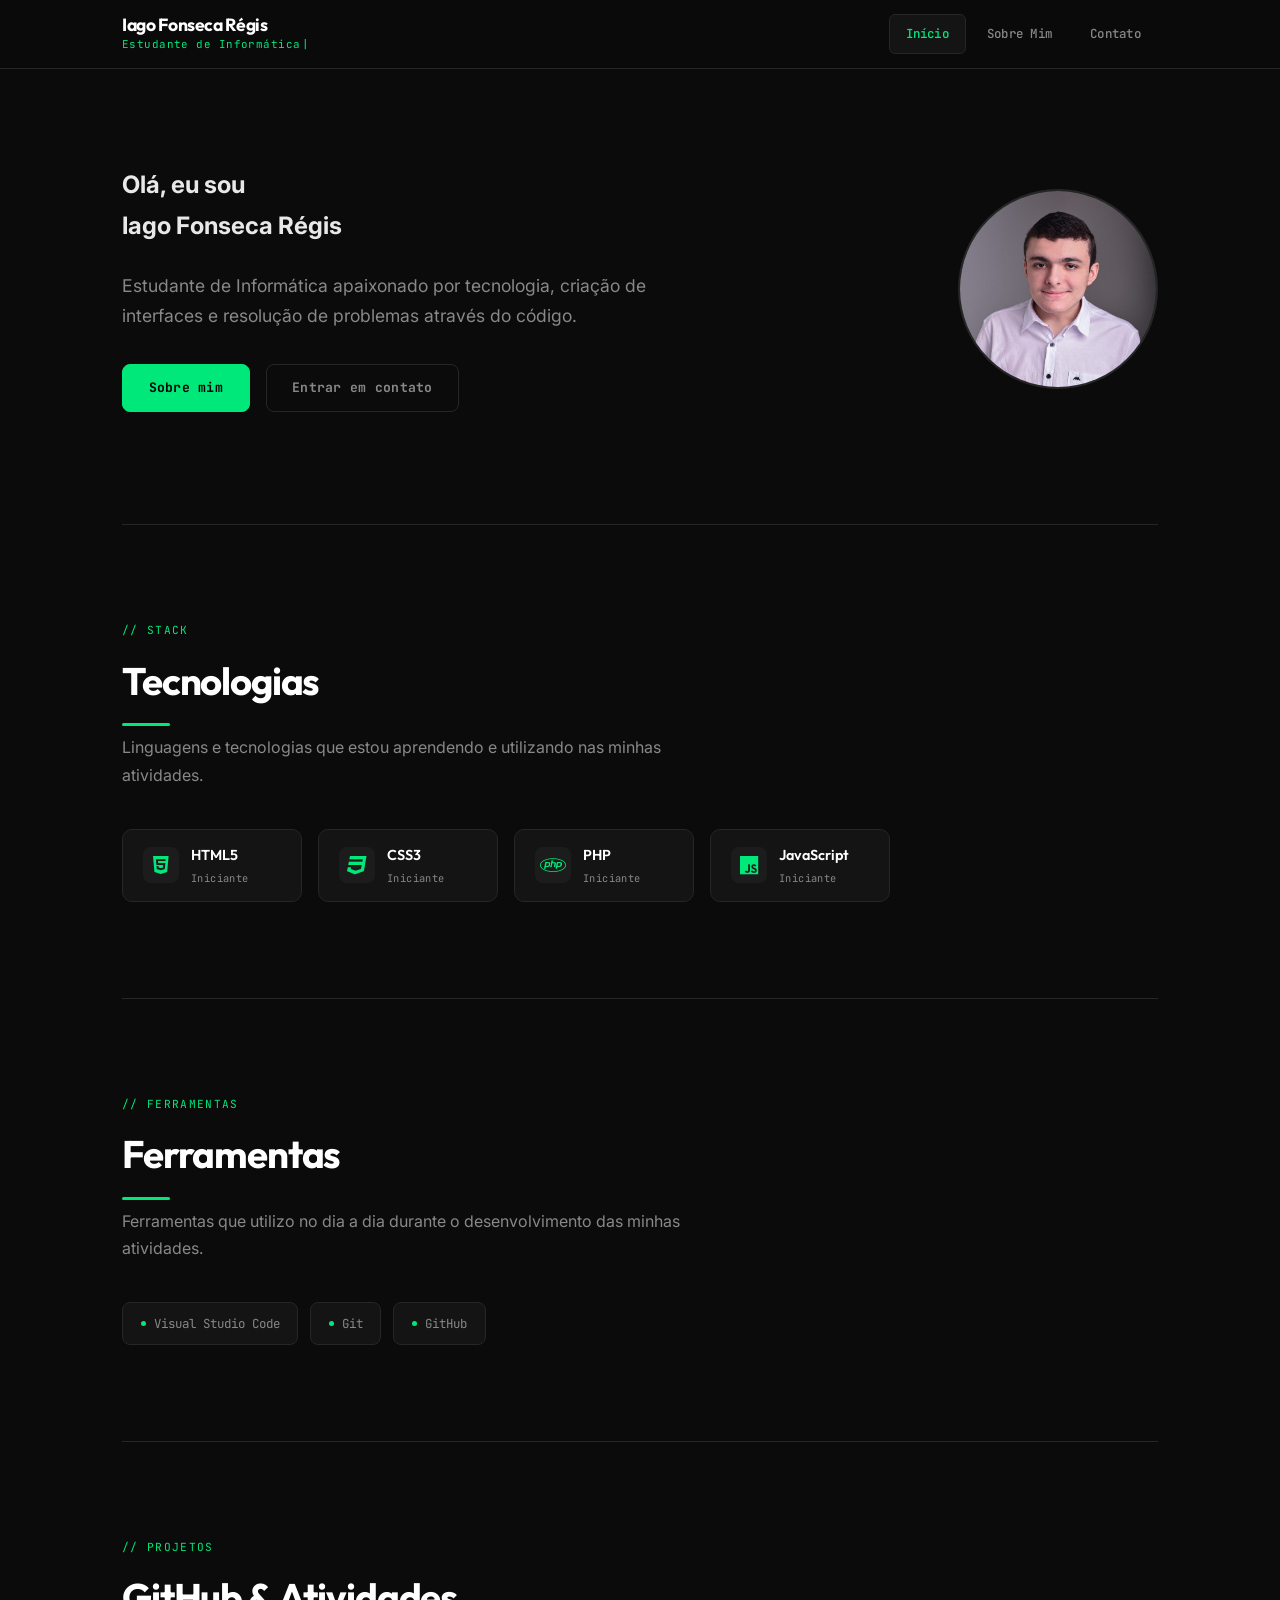
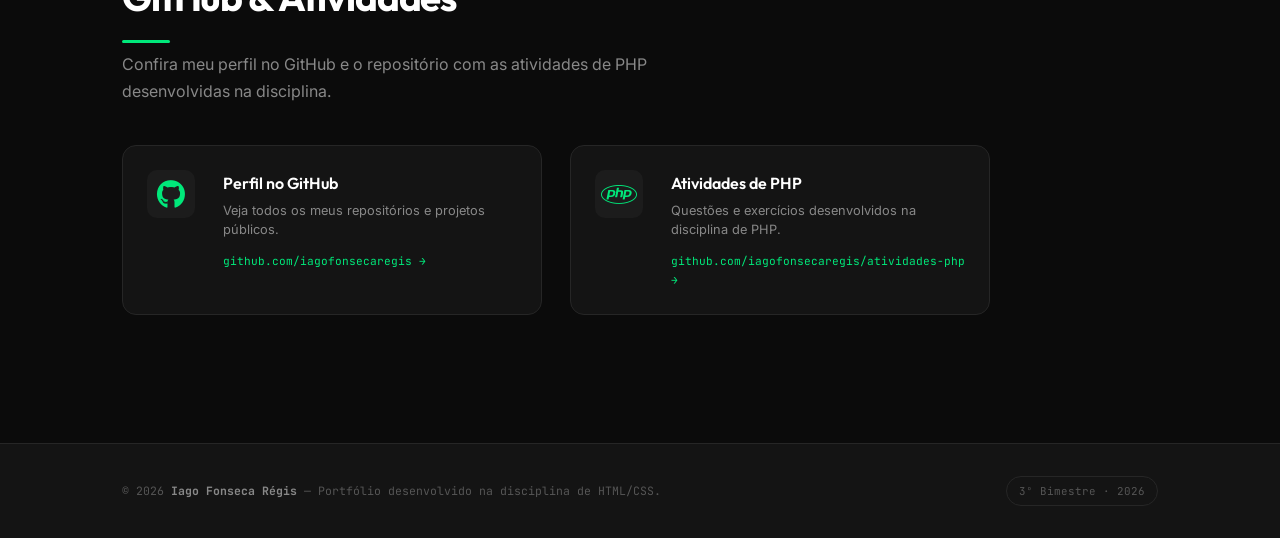
<file: index.html>
<!doctype html>
<html lang="pt-BR">
  <head>
    <meta charset="UTF-8" />
    <meta name="viewport" content="width=device-width, initial-scale=1.0" />
    <title>Meu Portfólio</title>
    <link rel="stylesheet" href="css/style.css" />
    <link
      rel="stylesheet"
      href="https://cdnjs.cloudflare.com/ajax/libs/font-awesome/6.5.2/css/all.min.css"
    />
  </head>
  <body>
    <!-- ======================================================
       CABEÇALHO COM NAVEGAÇÃO
       ====================================================== -->
    <header>
      <div class="header-inner">
        <div class="header-brand">
          <span class="nome">Iago Fonseca Régis</span>
          <span class="titulo">Estudante de Informática</span>
        </div>

        <nav>
          <a href="index.html" class="ativo">Início</a>
          <a href="sobre.html">Sobre Mim</a>
          <a href="contato.html">Contato</a>
        </nav>
      </div>
    </header>

    <!-- ======================================================
       CONTEÚDO PRINCIPAL
       ====================================================== -->
    <main>
      <!-- HERO -->
      <section class="hero-split">
        <div class="hero-text">
          
          <h1>
            Olá, eu sou<br />
            <span>Iago Fonseca Régis</span>
          </h1>

          <p class="hero-desc">
            Estudante de Informática apaixonado por tecnologia, criação de
            interfaces e resolução de problemas através do código.
          </p>

          <div class="hero-actions">
            <a href="sobre.html" class="btn btn-primary">Sobre mim</a>
            <a href="contato.html" class="btn btn-outline">Entrar em contato</a>
          </div>
        </div>

        <div class="hero-image">
          <img
            src="img/profile-photo.jpeg"
            alt="Foto de perfil – Iago Fonseca Régis"
            class="hero-avatar"
            width="200"
            height="200"
          />
        </div>
      </section>

      <div class="divider"></div>

      <!-- TECNOLOGIAS -->
      <section class="section-tecnologias">
        <p class="section-label">// stack</p>
        <h2 class="section-title">Tecnologias</h2>
        <p class="section-desc">
          Linguagens e tecnologias que estou aprendendo e utilizando nas minhas
          atividades.
        </p>

        <div class="tech-grid">
          <div class="tech-card">
            <div class="tech-icon">
              <i class="fa-brands fa-html5" style="color: #00e87a"></i>
            </div>
            <div class="tech-info">
              <span class="tech-name">HTML5</span>
              <span class="tech-level">Iniciante</span>
            </div>
          </div>

          <div class="tech-card">
            <div class="tech-icon">
              <i class="fa-brands fa-css3" style="color: #00e87a"></i>
            </div>
            <div class="tech-info">
              <span class="tech-name">CSS3</span>
              <span class="tech-level">Iniciante</span>
            </div>
          </div>

          <div class="tech-card">
            <div class="tech-icon">
              <i class="fa-brands fa-php" style="color: #00e87a"></i>
            </div>
            <div class="tech-info">
              <span class="tech-name">PHP</span>
              <span class="tech-level">Iniciante</span>
            </div>
          </div>

          <div class="tech-card">
            <div class="tech-icon">
              <i class="fa-brands fa-js" style="color: #00e87a"></i>
            </div>
            <div class="tech-info">
              <span class="tech-name">JavaScript</span>
              <span class="tech-level">Iniciante</span>
            </div>
          </div>
        </div>
      </section>

      <div class="divider"></div>

      <!-- FERRAMENTAS -->
      <section class="section-ferramentas">
        <p class="section-label">// ferramentas</p>
        <h2 class="section-title">Ferramentas</h2>
        <p class="section-desc">
          Ferramentas que utilizo no dia a dia durante o desenvolvimento das
          minhas atividades.
        </p>

        <div class="tool-list">
          <div class="tool-tag">
            <span class="dot"></span>Visual Studio Code
          </div>
          <div class="tool-tag"><span class="dot"></span>Git</div>
          <div class="tool-tag"><span class="dot"></span>GitHub</div>
        </div>
      </section>

      <div class="divider"></div>

      <!-- GITHUB E ATIVIDADES -->
      <section class="section-links">
        <p class="section-label">// projetos</p>
        <h2 class="section-title">GitHub & Atividades</h2>
        <p class="section-desc">
          Confira meu perfil no GitHub e o repositório com as atividades de PHP
          desenvolvidas na disciplina.
        </p>

        <div class="links-grid">
          <a
            href="https://github.com/iagofonsecaregis"
            target="_blank"
            rel="noopener noreferrer"
            class="link-card"
          >
            <div class="link-card-icon">
              <i class="fa-brands fa-github" style="color: #00e87a"></i>
            </div>
            <div class="link-card-text">
              <span class="link-card-title">Perfil no GitHub</span>
              <span class="link-card-desc"
                >Veja todos os meus repositórios e projetos públicos.</span
              >
              <span class="link-card-url">github.com/iagofonsecaregis →</span>
            </div>
          </a>

          <a
            href="https://github.com/iagofonsecaregis/atividades-php"
            target="_blank"
            rel="noopener noreferrer"
            class="link-card"
          >
            <div class="link-card-icon">
              <i class="fa-brands fa-php" style="color: #00e87a"></i>
            </div>
            <div class="link-card-text">
              <span class="link-card-title">Atividades de PHP</span>
              <span class="link-card-desc"
                >Questões e exercícios desenvolvidos na disciplina de PHP.</span
              >
              <span class="link-card-url"
                >github.com/iagofonsecaregis/atividades-php →</span
              >
            </div>
          </a>
        </div>
      </section>
    </main>

    <!-- ======================================================
       RODAPÉ
       ====================================================== -->
    <footer>
      <div class="footer-inner">
        <p class="footer-copy">
          © 2026 <strong>Iago Fonseca Régis</strong> — Portfólio desenvolvido na
          disciplina de HTML/CSS.
        </p>
        <span class="footer-badge">3º Bimestre · 2026</span>
      </div>
    </footer>
  </body>
</html>
</file>
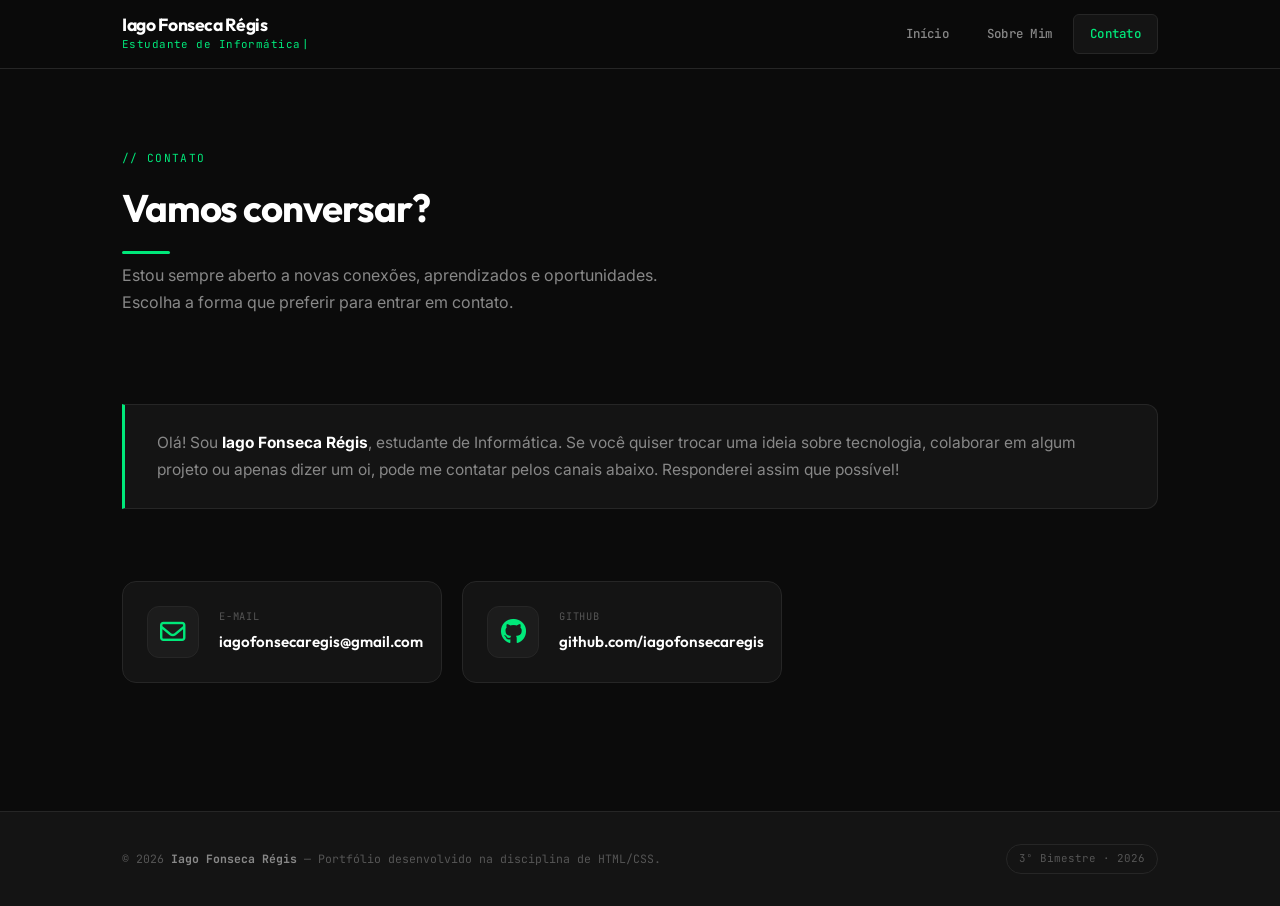
<file: contato.html>
<!doctype html>
<html lang="pt-BR">
  <head>
    <meta charset="UTF-8" />
    <meta name="viewport" content="width=device-width, initial-scale=1.0" />
    <title>Contato – Iago Fonseca Régis</title>
    <link rel="stylesheet" href="css/style.css" />
    <link
      rel="stylesheet"
      href="https://cdnjs.cloudflare.com/ajax/libs/font-awesome/6.5.2/css/all.min.css"
    />
  </head>
  <body>
    <!-- ======================================================
       CABEÇALHO COM NAVEGAÇÃO
       ====================================================== -->
    <header>
      <div class="header-inner">
        <div class="header-brand">
          <span class="nome">Iago Fonseca Régis</span>
          <span class="titulo">Estudante de Informática</span>
        </div>

        <nav>
          <a href="index.html">Início</a>
          <a href="sobre.html">Sobre Mim</a>
          <a href="contato.html" class="ativo">Contato</a>
        </nav>
      </div>
    </header>

    <!-- ======================================================
       CONTEÚDO PRINCIPAL
       ====================================================== -->
    <main>
      <!-- HERO DA PÁGINA -->
      <section class="contato-hero">
        <p class="section-label">// contato</p>
        <h1 class="section-title">Vamos conversar?</h1>
        <p class="section-desc">
          Estou sempre aberto a novas conexões, aprendizados e oportunidades.
          Escolha a forma que preferir para entrar em contato.
        </p>
      </section>

      <!-- BLOCO INTRODUTÓRIO -->
      <div class="contato-intro">
        Olá! Sou <strong>Iago Fonseca Régis</strong>, estudante de Informática.
        Se você quiser trocar uma ideia sobre tecnologia, colaborar em algum
        projeto ou apenas dizer um oi, pode me contatar pelos canais abaixo.
        Responderei assim que possível!
      </div>

      <!-- CARDS DE CONTATO -->
      <section>
        <div class="contato-grid">
          <!-- E-mail -->
          <a href="mailto:iagofonsecaregis@gmail.com" class="contato-card">
            <div class="contato-card-icon">
              <i class="fa-regular fa-envelope" style="color: #00e87a"></i>
            </div>
            <div class="contato-card-info">
              <span class="contato-card-label">E-mail</span>
              <span class="contato-card-value">iagofonsecaregis@gmail.com</span>
            </div>
          </a>

          <!-- GitHub -->
          <a
            href="https://github.com/iagofonsecaregis"
            target="_blank"
            rel="noopener noreferrer"
            class="contato-card"
          >
            <div class="contato-card-icon">
              <i class="fa-brands fa-github" style="color: #00e87a"></i>
            </div>
            <div class="contato-card-info">
              <span class="contato-card-label">GitHub</span>
              <span class="contato-card-value"
                >github.com/iagofonsecaregis</span
              >
            </div>
          </a>
        </div>
      </section>
    </main>

    <!-- ======================================================
       RODAPÉ
       ====================================================== -->
    <footer>
      <div class="footer-inner">
        <p class="footer-copy">
          © 2026 <strong>Iago Fonseca Régis</strong> — Portfólio desenvolvido na
          disciplina de HTML/CSS.
        </p>
        <span class="footer-badge">3º Bimestre · 2026</span>
      </div>
    </footer>
  </body>
</html>
</file>
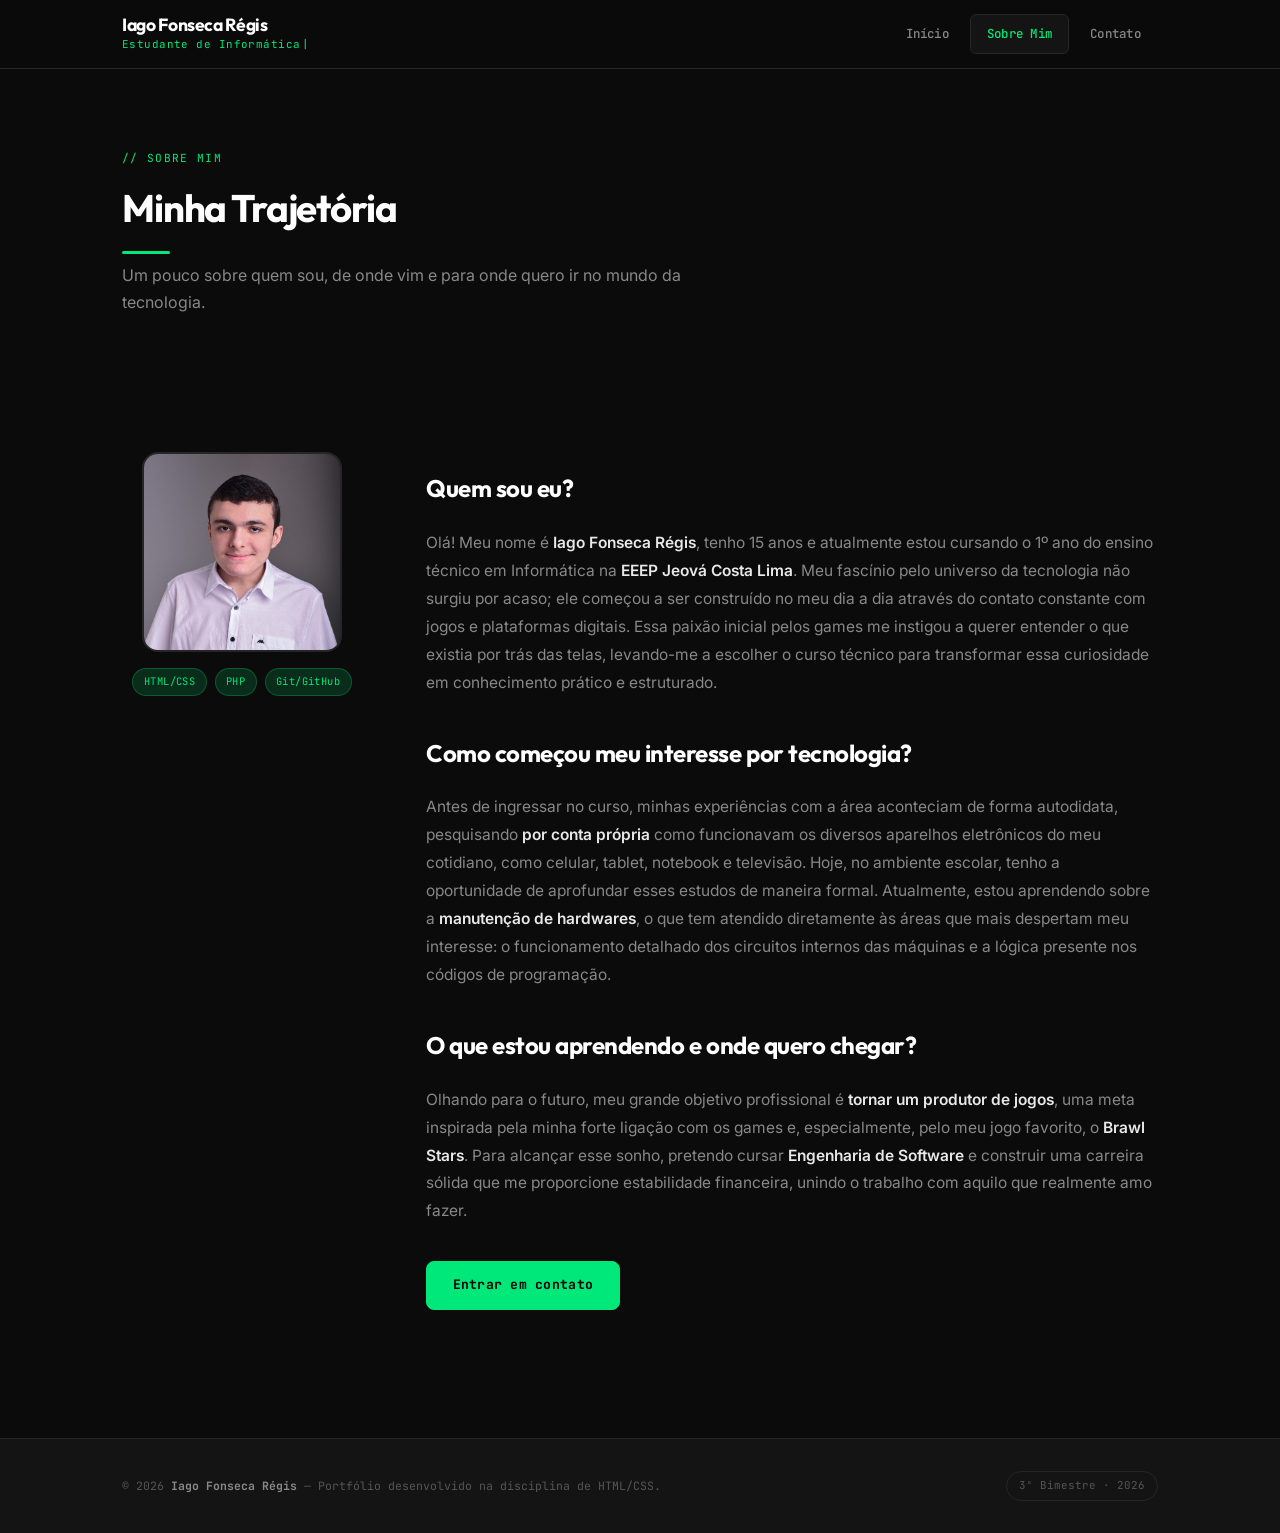
<file: sobre.html>
<!doctype html>
<html lang="pt-BR">
  <head>
    <meta charset="UTF-8" />
    <meta name="viewport" content="width=device-width, initial-scale=1.0" />
    <title>Sobre Mim – Iago Fonseca Régis</title>
    <link rel="stylesheet" href="css/style.css" />
  </head>
  <body>
    <!-- ======================================================
       CABEÇALHO COM NAVEGAÇÃO
       ====================================================== -->
    <header>
      <div class="header-inner">
        <div class="header-brand">
          <span class="nome">Iago Fonseca Régis</span>
          <span class="titulo">Estudante de Informática</span>
        </div>

        <nav>
          <a href="index.html">Início</a>
          <a href="sobre.html" class="ativo">Sobre Mim</a>
          <a href="contato.html">Contato</a>
        </nav>
      </div>
    </header>

    <!-- ======================================================
       CONTEÚDO PRINCIPAL
       ====================================================== -->
    <main>
      <!-- HERO DA PÁGINA -->
      <section class="sobre-hero">
        <p class="section-label">// sobre mim</p>
        <h1 class="section-title">Minha Trajetória</h1>
        <p class="section-desc">
          Um pouco sobre quem sou, de onde vim e para onde quero ir no mundo da
          tecnologia.
        </p>
      </section>

      <!-- LAYOUT PRINCIPAL: IMAGEM + TEXTO -->
      <section class="sobre-layout">
        <!-- Coluna da imagem -->
        <div class="sobre-image-col">
          <img
            src="img/profile-photo.jpeg"
            alt="Foto de Iago Fonseca Régis"
            class="sobre-avatar"
            width="200"
            height="200"
          />
          <div class="sobre-tags">
            <span class="sobre-tag">HTML/CSS</span>
            <span class="sobre-tag">PHP</span>
            <span class="sobre-tag">Git/GitHub</span>
          </div>
        </div>

        <!-- Coluna do texto -->
        <div class="sobre-text-col">
          <h2>Quem sou eu?</h2>

          <p>
            Olá! Meu nome é <strong>Iago Fonseca Régis</strong>, tenho 15 anos e
            atualmente estou cursando o 1º ano do ensino técnico em Informática
            na <strong>EEEP Jeová Costa Lima</strong>. Meu fascínio pelo
            universo da tecnologia não surgiu por acaso; ele começou a ser
            construído no meu dia a dia através do contato constante com jogos e
            plataformas digitais. Essa paixão inicial pelos games me instigou a
            querer entender o que existia por trás das telas, levando-me a
            escolher o curso técnico para transformar essa curiosidade em
            conhecimento prático e estruturado.
          </p>

          <h2>Como começou meu interesse por tecnologia?</h2>

          <p>
            Antes de ingressar no curso, minhas experiências com a área
            aconteciam de forma autodidata, pesquisando
            <strong>por conta própria</strong> como funcionavam os diversos
            aparelhos eletrônicos do meu cotidiano, como celular, tablet,
            notebook e televisão. Hoje, no ambiente escolar, tenho a
            oportunidade de aprofundar esses estudos de maneira formal.
            Atualmente, estou aprendendo sobre a
            <strong>manutenção de hardwares</strong>, o que tem atendido
            diretamente às áreas que mais despertam meu interesse: o
            funcionamento detalhado dos circuitos internos das máquinas e a
            lógica presente nos códigos de programação.
          </p>

          <h2>O que estou aprendendo e onde quero chegar?</h2>

          <p>
            Olhando para o futuro, meu grande objetivo profissional é
            <strong>tornar um produtor de jogos</strong>, uma meta inspirada
            pela minha forte ligação com os games e, especialmente, pelo meu
            jogo favorito, o <strong>Brawl Stars</strong>. Para alcançar esse
            sonho, pretendo cursar <strong>Engenharia de Software</strong> e
            construir uma carreira sólida que me proporcione estabilidade
            financeira, unindo o trabalho com aquilo que realmente amo fazer.
          </p>

          <div style="margin-top: 1rem">
            <a href="contato.html" class="btn btn-primary">Entrar em contato</a>
          </div>
        </div>
      </section>
    </main>

    <!-- ======================================================
       RODAPÉ
       ====================================================== -->
    <footer>
      <div class="footer-inner">
        <p class="footer-copy">
          © 2026 <strong>Iago Fonseca Régis</strong> — Portfólio desenvolvido na
          disciplina de HTML/CSS.
        </p>
        <span class="footer-badge">3º Bimestre · 2026</span>
      </div>
    </footer>
  </body>
</html>
</file>
<file: css/style.css>
/* ============================================================
   Portfolio Pessoal – Iago Fonseca Régis
   Disciplina: HTML/CSS | 3º Bimestre 2026
   ============================================================ */

/* --- Importação de fontes do Google Fonts --- */
@import url("https://fonts.googleapis.com/css2?family=Outfit:wght@300;400;500;600;700;800&family=JetBrains+Mono:wght@400;500;700&family=Inter:wght@400;500&display=swap");

/* --- Reset e variáveis de cores --- */
*,
*::before,
*::after {
  box-sizing: border-box;
  margin: 0;
  padding: 0;
}

:root {
  --bg: #0b0b0b;
  --surface: #141414;
  --surface-2: #1c1c1c;
  --border: #262626;
  --accent: #00e87a;
  --accent-dim: #00b85f;
  --accent-glow: rgba(0, 232, 122, 0.15);
  --text: #e8e8e8;
  --text-muted: #888888;
  --text-faint: #555555;
  --white: #ffffff;
}

html {
  scroll-behavior: smooth;
}

body {
  background-color: var(--bg);
  color: var(--text);
  font-family: "Inter", sans-serif;
  font-size: 16px;
  line-height: 1.7;
  min-height: 100vh;
}

/* ============================================================
   ANIMAÇÕES CSS
   ============================================================ */

@keyframes fadeInDown {
  from {
    opacity: 0;
    transform: translateY(-24px);
  }
  to {
    opacity: 1;
    transform: translateY(0);
  }
}

@keyframes fadeInUp {
  from {
    opacity: 0;
    transform: translateY(32px);
  }
  to {
    opacity: 1;
    transform: translateY(0);
  }
}

@keyframes fadeIn {
  from {
    opacity: 0;
  }
  to {
    opacity: 1;
  }
}

@keyframes slideInLeft {
  from {
    opacity: 0;
    transform: translateX(-40px);
  }
  to {
    opacity: 1;
    transform: translateX(0);
  }
}

@keyframes pulseGlow {
  0%,
  100% {
    box-shadow: 0 0 0 0 var(--accent-glow);
  }
  50% {
    box-shadow: 0 0 24px 8px var(--accent-glow);
  }
}

@keyframes blink {
  0%,
  100% {
    opacity: 1;
  }
  50% {
    opacity: 0;
  }
}

@keyframes float {
  0%,
  100% {
    transform: translateY(0);
  }
  50% {
    transform: translateY(-8px);
  }
}

@keyframes scanline {
  0% {
    background-position: 0 0;
  }
  100% {
    background-position: 0 100%;
  }
}

@keyframes revealWidth {
  from {
    width: 0;
  }
  to {
    width: 3rem;
  }
}

/* ============================================================
   HEADER / NAVEGAÇÃO
   ============================================================ */

header {
  position: sticky;
  top: 0;
  z-index: 100;
  background-color: rgba(11, 11, 11, 0.88);
  backdrop-filter: blur(12px);
  -webkit-backdrop-filter: blur(12px);
  border-bottom: 1px solid var(--border);
  animation: fadeInDown 0.5s ease both;
}

.header-inner {
  max-width: 1100px;
  margin: 0 auto;
  padding: 0 2rem;
  height: 68px;
  display: flex;
  align-items: center;
  justify-content: space-between;
}

.header-brand {
  display: flex;
  flex-direction: column;
  gap: 0;
}

.header-brand .nome {
  font-family: "Outfit", sans-serif;
  font-size: 1.1rem;
  font-weight: 700;
  color: var(--white);
  letter-spacing: -0.02em;
  line-height: 1.2;
}

.header-brand .titulo {
  font-family: "JetBrains Mono", monospace;
  font-size: 0.68rem;
  color: var(--accent);
  letter-spacing: 0.04em;
  display: flex;
  align-items: center;
  gap: 2px;
}

.header-brand .titulo::after {
  content: "|";
  animation: blink 1s step-end infinite;
  color: var(--accent);
}

/* --- Navegação --- */
nav {
  display: flex;
  align-items: center;
  gap: 0.25rem;
}

nav a {
  font-family: "JetBrains Mono", monospace;
  font-size: 0.78rem;
  font-weight: 500;
  color: var(--text-muted);
  text-decoration: none;
  padding: 0.5rem 1rem;
  border-radius: 6px;
  border: 1px solid transparent;
  transition:
    color 0.2s,
    border-color 0.2s,
    background 0.2s;
  letter-spacing: 0.02em;
}

nav a:hover,
nav a.ativo {
  color: var(--accent);
  border-color: var(--border);
  background: var(--surface);
}

/* ============================================================
   MAIN / LAYOUT GERAL
   ============================================================ */

main {
  max-width: 1100px;
  margin: 0 auto;
  padding: 0 2rem 4rem;
}

/* ============================================================
   HERO – PÁGINA PRINCIPAL
   ============================================================ */

.hero {
  padding: 6rem 0 5rem;
  display: flex;
  flex-direction: column;
  gap: 1.5rem;
  animation: fadeInUp 0.7s ease 0.1s both;
}

.hero-badge {
  display: inline-flex;
  align-items: center;
  gap: 0.5rem;
  font-family: "JetBrains Mono", monospace;
  font-size: 0.72rem;
  color: var(--accent);
  background: var(--accent-glow);
  border: 1px solid rgba(0, 232, 122, 0.3);
  padding: 0.35rem 0.9rem;
  border-radius: 99px;
  width: fit-content;
  letter-spacing: 0.06em;
  text-transform: uppercase;
}

.hero-badge::before {
  content: "";
  width: 6px;
  height: 6px;
  background: var(--accent);
  border-radius: 50%;
  animation: pulseGlow 2s ease infinite;
}

.hero h1 {
  font-family: "Outfit", sans-serif;
  font-size: clamp(2.8rem, 7vw, 5.2rem);
  font-weight: 800;
  color: var(--white);
  line-height: 1.05;
  letter-spacing: -0.04em;
}

.hero h1 span {
  color: var(--accent);
}

.hero-desc {
  font-size: 1.1rem;
  color: var(--text-muted);
  max-width: 52ch;
  line-height: 1.75;
}

.hero-actions {
  display: flex;
  align-items: center;
  gap: 1rem;
  flex-wrap: wrap;
  margin-top: 0.5rem;
}

.hero-avatar {
  width: 200px;
  height: 200px;
  border-radius: 50%;
  object-fit: cover;
  border: 2px solid var(--border);
  animation: float 4s ease-in-out infinite;
  background: var(--surface);
}

/* --- Hero em duas colunas quando há avatar --- */
.hero-split {
  display: flex;
  align-items: center;
  justify-content: space-between;
  gap: 3rem;
  padding: 6rem 0 5rem;
  animation: fadeInUp 0.7s ease 0.1s both;
}

.hero-split .hero-text {
  flex: 1;
  display: flex;
  flex-direction: column;
  gap: 1.5rem;
}

.hero-split .hero-image {
  flex-shrink: 0;
  display: flex;
  flex-direction: column;
  align-items: center;
  gap: 0.75rem;
}

/* ============================================================
   BOTÕES
   ============================================================ */

.btn {
  display: inline-flex;
  align-items: center;
  gap: 0.5rem;
  font-family: "JetBrains Mono", monospace;
  font-size: 0.82rem;
  font-weight: 700;
  text-decoration: none;
  padding: 0.75rem 1.6rem;
  border-radius: 8px;
  border: 1px solid transparent;
  transition: all 0.2s ease;
  cursor: pointer;
  letter-spacing: 0.02em;
  width: fit-content;
}

.btn-primary {
  background: var(--accent);
  color: #000;
  border-color: var(--accent);
}

.btn-primary:hover {
  background: var(--accent-dim);
  border-color: var(--accent-dim);
  transform: translateY(-2px);
  box-shadow: 0 8px 24px var(--accent-glow);
}

.btn-outline {
  background: transparent;
  color: var(--text-muted);
  border-color: var(--border);
}

.btn-outline:hover {
  border-color: var(--accent);
  color: var(--accent);
  transform: translateY(-2px);
}

/* ============================================================
   DIVISOR
   ============================================================ */

.divider {
  height: 1px;
  background: var(--border);
  margin: 2rem 0;
}

/* ============================================================
   SEÇÕES (títulos)
   ============================================================ */

.section-label {
  font-family: "JetBrains Mono", monospace;
  font-size: 0.7rem;
  color: var(--accent);
  text-transform: uppercase;
  letter-spacing: 0.12em;
  margin-bottom: 0.5rem;
}

.section-title {
  font-family: "Outfit", sans-serif;
  font-size: clamp(1.6rem, 4vw, 2.4rem);
  font-weight: 700;
  color: var(--white);
  letter-spacing: -0.03em;
  margin-bottom: 0.5rem;
}

.section-title::after {
  content: "";
  display: block;
  width: 3rem;
  height: 3px;
  background: var(--accent);
  margin-top: 0.6rem;
  border-radius: 99px;
  animation: revealWidth 0.6s ease 0.3s both;
}

.section-desc {
  color: var(--text-muted);
  max-width: 56ch;
  margin-bottom: 2.5rem;
}

/* ============================================================
   SEÇÃO TECNOLOGIAS
   ============================================================ */

.section-tecnologias {
  padding: 4rem 0;
  animation: fadeInUp 0.7s ease 0.2s both;
}

.tech-grid {
  display: flex;
  flex-wrap: wrap;
  gap: 1rem;
}

.tech-card {
  display: flex;
  align-items: center;
  gap: 0.75rem;
  background: var(--surface);
  border: 1px solid var(--border);
  border-radius: 10px;
  padding: 0.85rem 1.25rem;
  width: 180px;
  transition:
    border-color 0.2s,
    transform 0.2s,
    box-shadow 0.2s;
}

.tech-card:hover {
  border-color: var(--accent);
  transform: translateY(-4px);
  box-shadow: 0 8px 32px var(--accent-glow);
}

.tech-icon {
  width: 36px;
  height: 36px;
  border-radius: 8px;
  display: flex;
  align-items: center;
  justify-content: center;
  font-size: 1.3rem;
  background: var(--surface-2);
  flex-shrink: 0;
}

.tech-info {
  display: flex;
  flex-direction: column;
  gap: 2px;
}

.tech-name {
  font-family: "Outfit", sans-serif;
  font-size: 0.9rem;
  font-weight: 600;
  color: var(--white);
}

.tech-level {
  font-family: "JetBrains Mono", monospace;
  font-size: 0.65rem;
  color: var(--text-muted);
  letter-spacing: 0.04em;
}

/* ============================================================
   SEÇÃO FERRAMENTAS
   ============================================================ */

.section-ferramentas {
  padding: 4rem 0;
  animation: fadeInUp 0.7s ease 0.3s both;
}

.tool-list {
  display: flex;
  flex-wrap: wrap;
  gap: 0.75rem;
}

.tool-tag {
  display: flex;
  align-items: center;
  gap: 0.5rem;
  background: var(--surface);
  border: 1px solid var(--border);
  border-radius: 8px;
  padding: 0.6rem 1.1rem;
  font-family: "JetBrains Mono", monospace;
  font-size: 0.78rem;
  color: var(--text-muted);
  transition: all 0.2s;
}

.tool-tag:hover {
  border-color: var(--accent);
  color: var(--accent);
}

.tool-tag span.dot {
  width: 5px;
  height: 5px;
  background: var(--accent);
  border-radius: 50%;
}

/* ============================================================
   SEÇÃO LINKS (GitHub / PHP)
   ============================================================ */

.section-links {
  padding: 4rem 0;
  animation: fadeInUp 0.7s ease 0.35s both;
}

.links-grid {
  display: flex;
  flex-wrap: wrap;
  gap: 1.75rem;
}

.link-card {
  display: flex;
  align-items: flex-start;
  gap: 1.75rem;
  background: var(--surface);
  border: 1px solid var(--border);
  border-radius: 14px;
  padding: 1.5rem;
  width: 420px;
  text-decoration: none;
  transition:
    border-color 0.2s,
    transform 0.2s,
    box-shadow 0.2s;
}

.link-card:hover {
  border-color: var(--accent);
  transform: translateY(-4px);
  box-shadow: 0 12px 40px var(--accent-glow);
}

.link-card-icon {
  font-size: 1.8rem;
  width: 48px;
  height: 48px;
  border-radius: 10px;
  display: flex;
  align-items: center;
  justify-content: center;
  background: var(--surface-2);
  flex-shrink: 0;
}

.link-card-text {
  display: flex;
  flex-direction: column;
  gap: 0.25rem;
}

.link-card-title {
  font-family: "Outfit", sans-serif;
  font-size: 1rem;
  font-weight: 600;
  color: var(--white);
}

.link-card-desc {
  font-size: 0.8rem;
  color: var(--text-muted);
  line-height: 1.5;
}

.link-card-url {
  font-family: "JetBrains Mono", monospace;
  font-size: 0.7rem;
  color: var(--accent);
  margin-top: 0.5rem;
  display: block;
}

/* ============================================================
   FOOTER
   ============================================================ */

footer {
  border-top: 1px solid var(--border);
  background: var(--surface);
  padding: 2rem 0;
  animation: fadeIn 0.5s ease 0.4s both;
}

.footer-inner {
  max-width: 1100px;
  margin: 0 auto;
  padding: 0 2rem;
  display: flex;
  align-items: center;
  justify-content: space-between;
  flex-wrap: wrap;
  gap: 0.75rem;
}

.footer-copy {
  font-family: "JetBrains Mono", monospace;
  font-size: 0.72rem;
  color: var(--text-faint);
}

.footer-copy strong {
  color: var(--text-muted);
}

.footer-badge {
  font-family: "JetBrains Mono", monospace;
  font-size: 0.68rem;
  color: var(--text-faint);
  border: 1px solid var(--border);
  padding: 0.3rem 0.75rem;
  border-radius: 99px;
}

/* ============================================================
   PÁGINA SOBRE MIM
   ============================================================ */

.sobre-hero {
  padding: 5rem 0 3rem;
  animation: fadeInUp 0.7s ease 0.1s both;
}

.sobre-layout {
  display: flex;
  gap: 4rem;
  align-items: flex-start;
  padding: 3rem 0 4rem;
  animation: fadeInUp 0.7s ease 0.2s both;
}

.sobre-image-col {
  flex-shrink: 0;
  display: flex;
  flex-direction: column;
  align-items: center;
  gap: 1rem;
  width: 240px;
}

.sobre-avatar {
  width: 200px;
  height: 200px;
  border-radius: 16px;
  object-fit: cover;
  border: 2px solid var(--border);
  background: var(--surface);
}

.sobre-tags {
  display: flex;
  flex-wrap: wrap;
  gap: 0.5rem;
  justify-content: center;
}

.sobre-tag {
  font-family: "JetBrains Mono", monospace;
  font-size: 0.65rem;
  color: var(--accent);
  background: var(--accent-glow);
  border: 1px solid rgba(0, 232, 122, 0.25);
  border-radius: 99px;
  padding: 0.25rem 0.65rem;
  letter-spacing: 0.04em;
}

.sobre-text-col {
  flex: 1;
  display: flex;
  flex-direction: column;
  gap: 1.25rem;
}

.sobre-text-col p {
  color: var(--text-muted);
  font-size: 0.97rem;
  line-height: 1.8;
}

.sobre-text-col p strong {
  color: var(--text);
  font-weight: 600;
}

.sobre-text-col h2 {
  font-family: "Outfit", sans-serif;
  font-size: 1.5rem;
  font-weight: 700;
  color: var(--white);
  margin-top: 1rem;
  letter-spacing: -0.02em;
}

/* ============================================================
   PÁGINA CONTATO
   ============================================================ */

.contato-hero {
  padding: 5rem 0 3rem;
  animation: fadeInUp 0.7s ease 0.1s both;
}

.contato-grid {
  display: flex;
  flex-wrap: wrap;
  gap: 1.25rem;
  padding: 2rem 0 4rem;
  animation: fadeInUp 0.7s ease 0.2s both;
}

.contato-card {
  display: flex;
  align-items: center;
  gap: 1.25rem;
  background: var(--surface);
  border: 1px solid var(--border);
  border-radius: 14px;
  padding: 1.5rem;
  text-decoration: none;
  width: 320px;
  transition:
    border-color 0.2s,
    transform 0.2s,
    box-shadow 0.2s;
}

.contato-card:hover {
  border-color: var(--accent);
  transform: translateY(-4px);
  box-shadow: 0 12px 40px var(--accent-glow);
}

.contato-card-icon {
  font-size: 1.6rem;
  width: 52px;
  height: 52px;
  border-radius: 12px;
  display: flex;
  align-items: center;
  justify-content: center;
  background: var(--surface-2);
  border: 1px solid var(--border);
  flex-shrink: 0;
}

.contato-card-info {
  display: flex;
  flex-direction: column;
  gap: 0.2rem;
}

.contato-card-label {
  font-family: "JetBrains Mono", monospace;
  font-size: 0.65rem;
  color: var(--text-faint);
  text-transform: uppercase;
  letter-spacing: 0.08em;
}

.contato-card-value {
  font-family: "Outfit", sans-serif;
  font-size: 0.95rem;
  font-weight: 600;
  color: var(--white);
}

.contato-card:hover .contato-card-value {
  color: var(--accent);
}

/* --- Caixa de apresentação de contato --- */
.contato-intro {
  background: var(--surface);
  border: 1px solid var(--border);
  border-left: 3px solid var(--accent);
  border-radius: 0 12px 12px 0;
  padding: 1.5rem 2rem;
  margin-bottom: 2.5rem;
  font-size: 0.97rem;
  color: var(--text-muted);
  line-height: 1.75;
}

.contato-intro strong {
  color: var(--white);
}

/* ============================================================
   RESPONSIVO
   ============================================================ */

@media (max-width: 900px) {
  .hero-split {
    flex-direction: column-reverse;
    align-items: flex-start;
    gap: 2rem;
    padding: 4rem 0 3rem;
  }

  .sobre-layout {
    flex-direction: column;
    gap: 2rem;
  }

  .sobre-image-col {
    width: 100%;
    align-items: flex-start;
    flex-direction: row;
    flex-wrap: wrap;
  }

  .link-card,
  .contato-card {
    width: 100%;
  }

  .tech-card {
    width: 160px;
  }

  .footer-inner {
    flex-direction: column;
    align-items: flex-start;
  }
}

@media (max-width: 600px) {
  .header-inner {
    flex-direction: column;
    height: auto;
    padding: 1rem 1.25rem;
    gap: 0.75rem;
  }

  main {
    padding: 0 1.25rem 3rem;
  }

  .header-inner {
    padding: 0.75rem 1.25rem;
  }

  nav a {
    padding: 0.4rem 0.65rem;
    font-size: 0.72rem;
  }

  .tech-card {
    width: 100%;
  }
}
</file>
